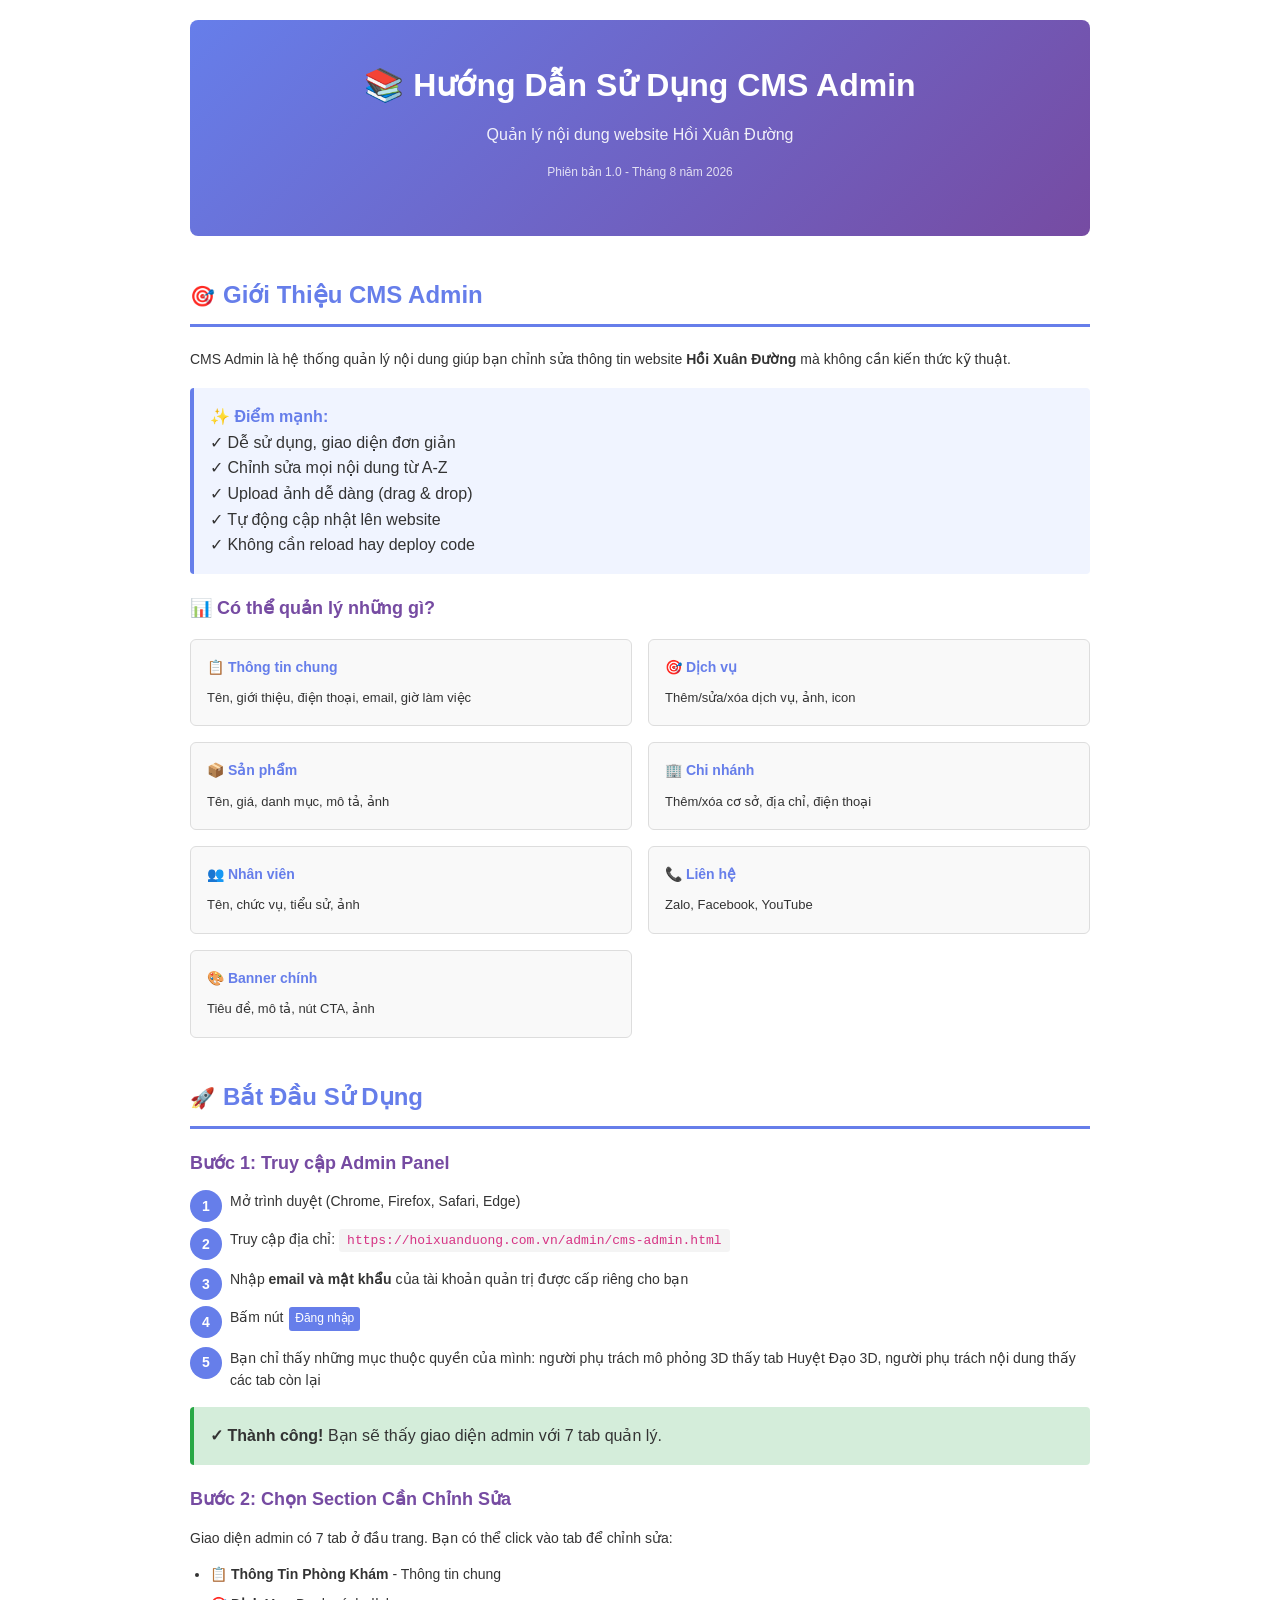
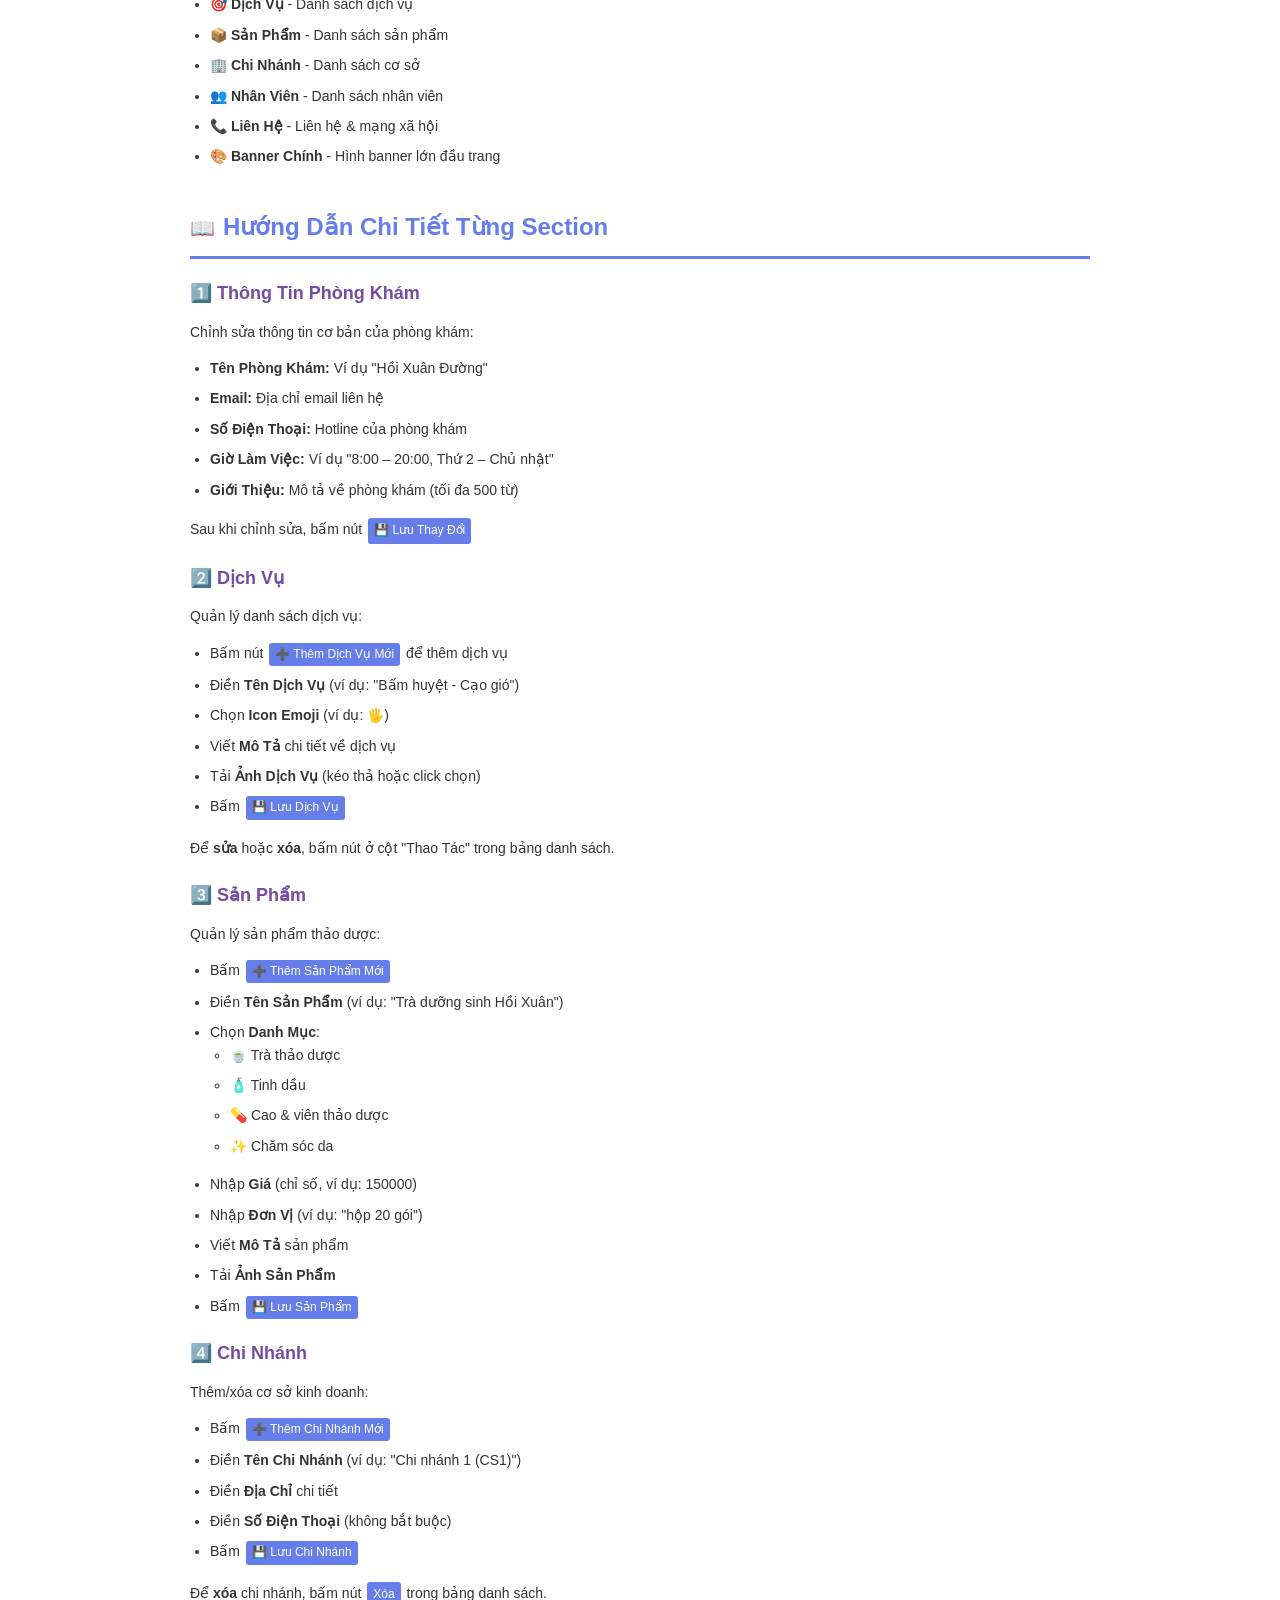
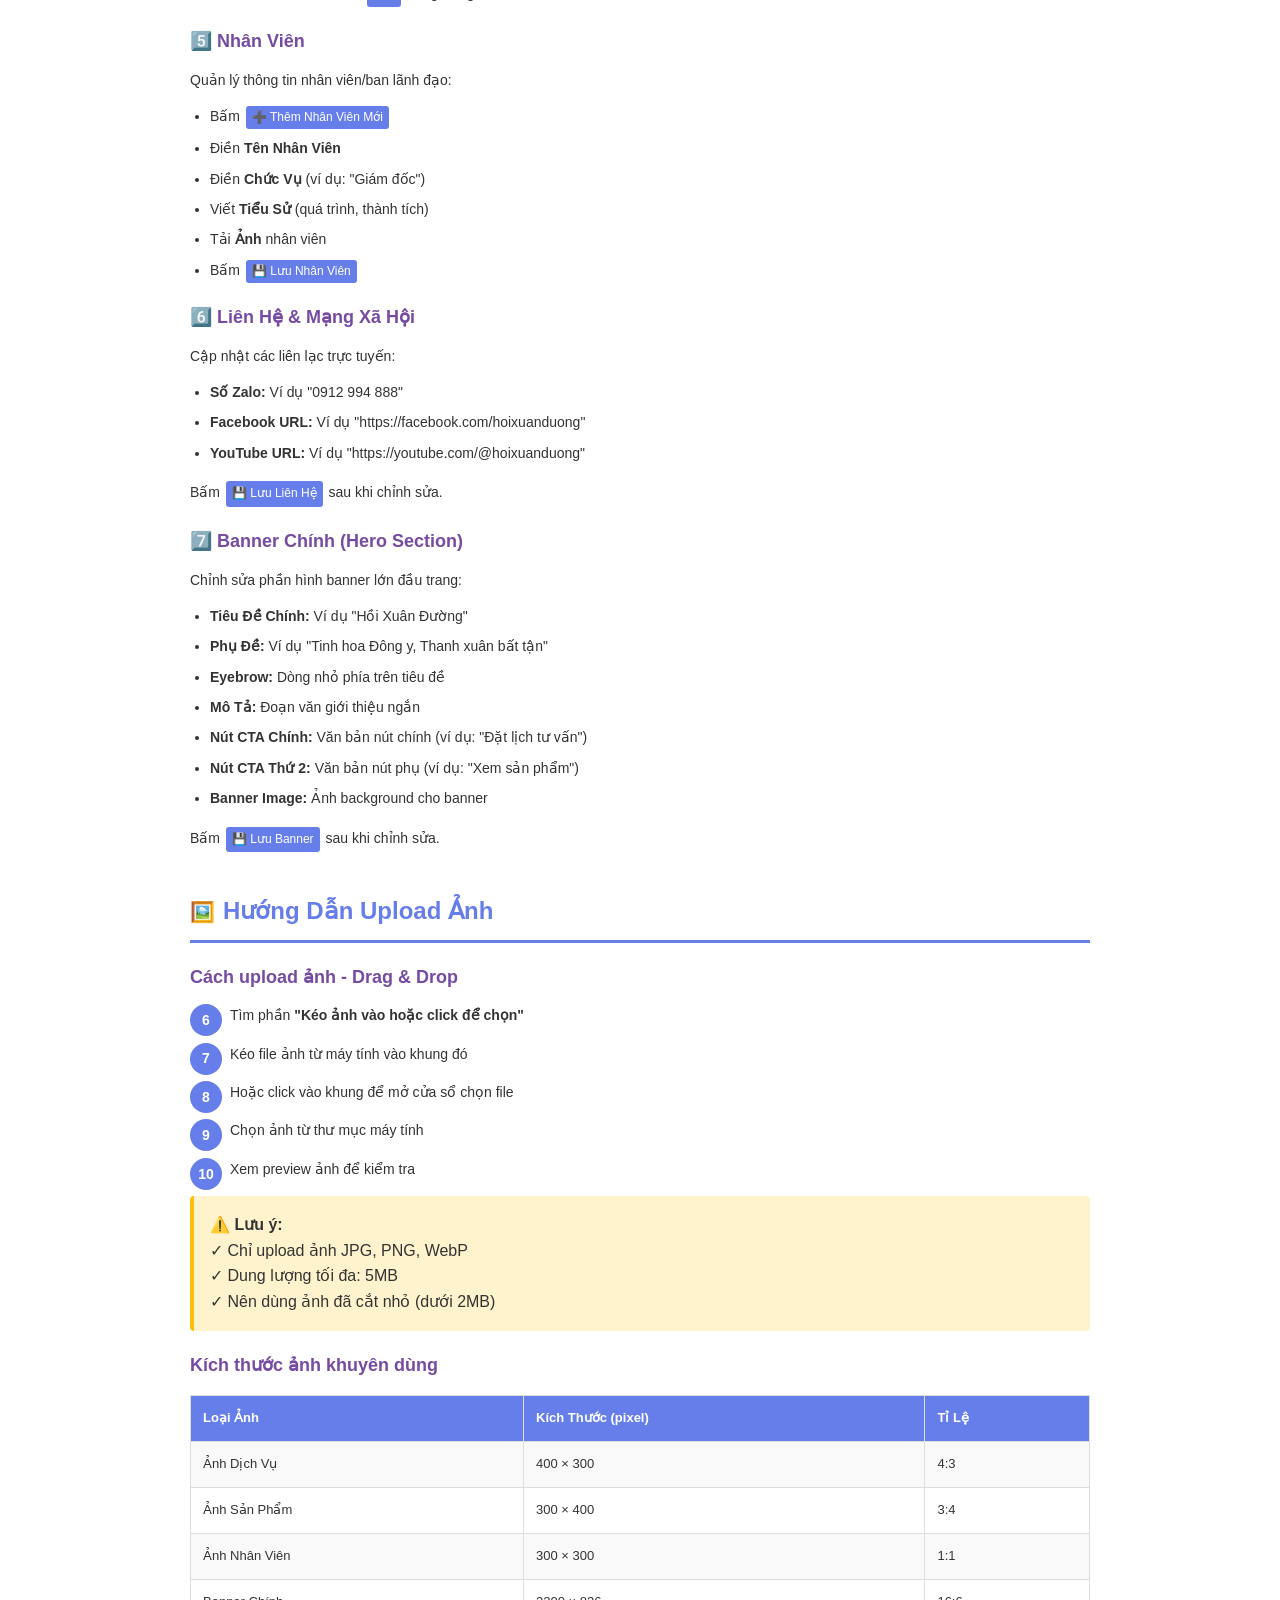
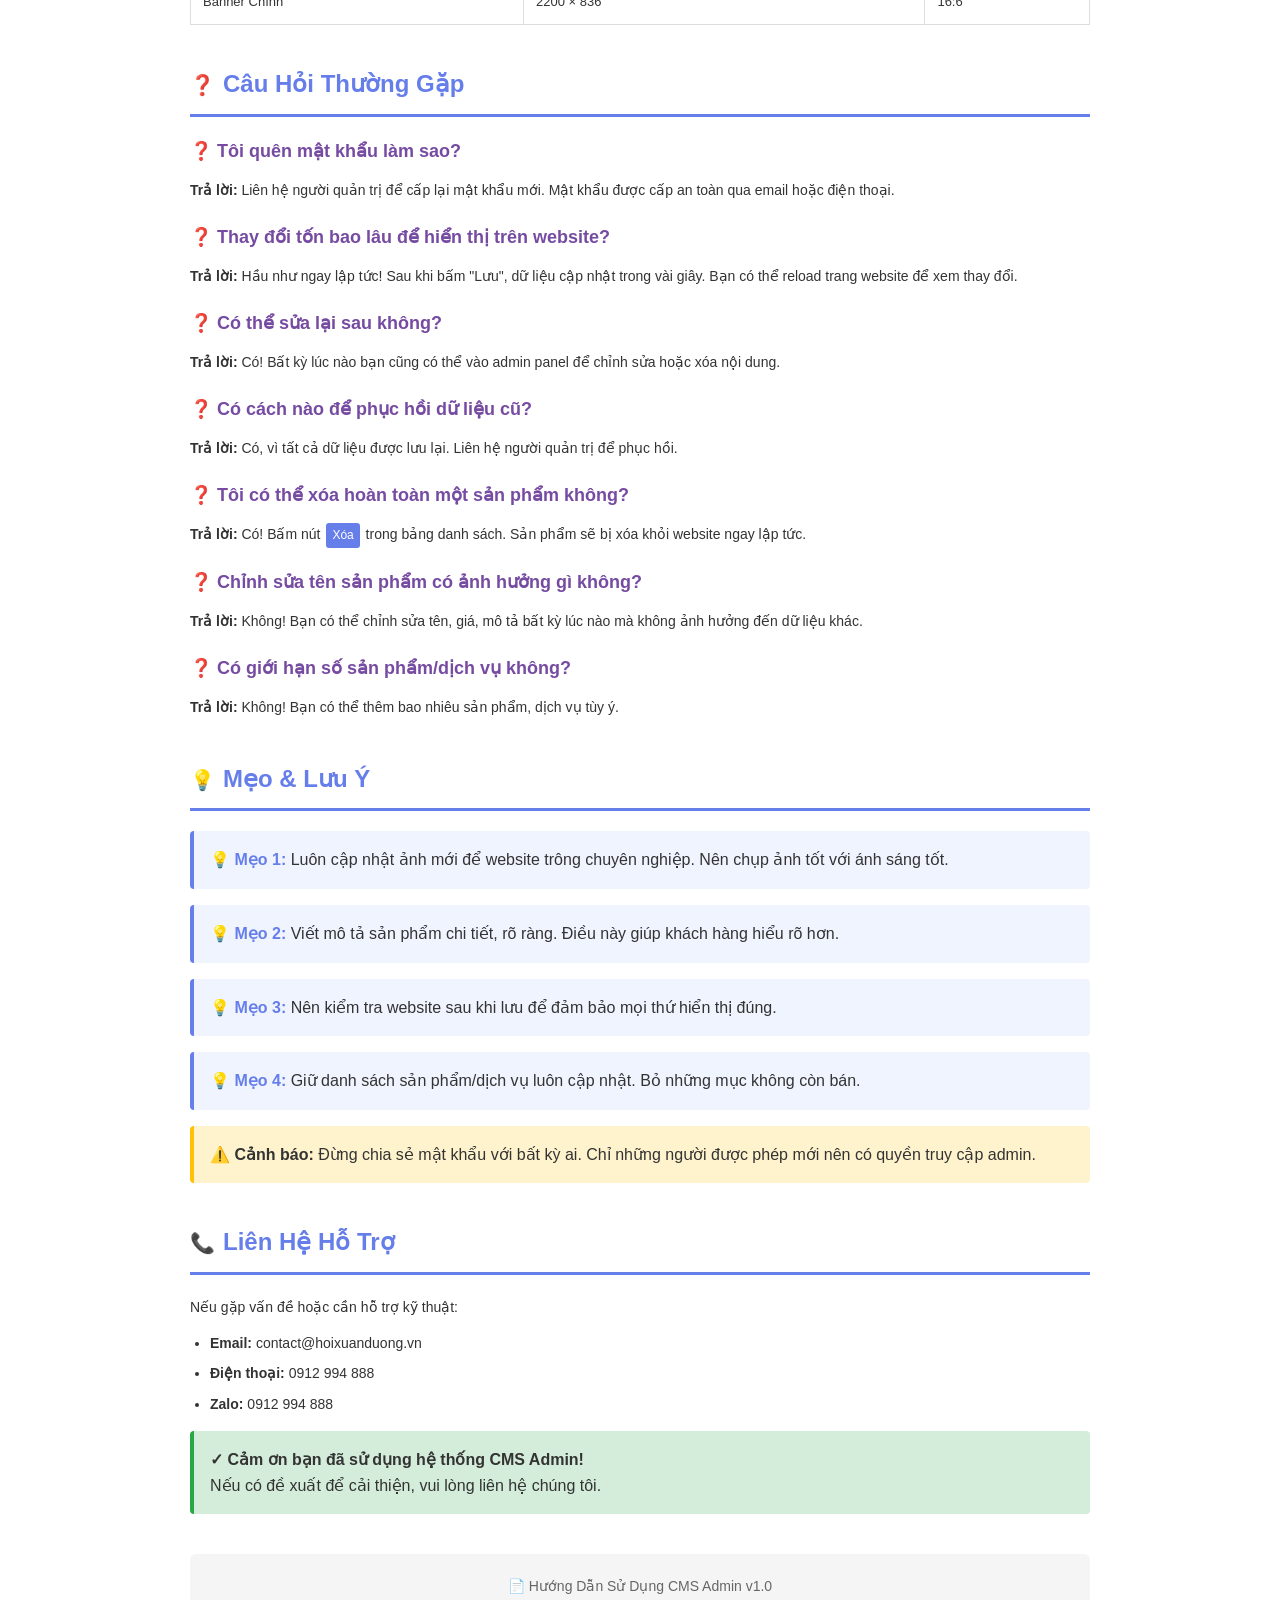
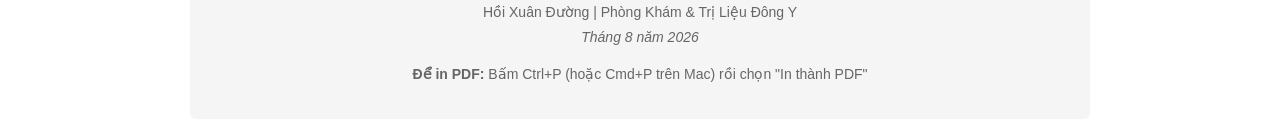
<file: admin/huong-dan-cms.html>
<!DOCTYPE html>
<html lang="vi">
<head>
  <meta charset="UTF-8">
  <meta name="viewport" content="width=device-width, initial-scale=1.0">
  <title>Hướng Dẫn Sử Dụng CMS Admin - Hồi Xuân Đường</title>
  <style>
    * { margin: 0; padding: 0; box-sizing: border-box; }

    body {
      font-family: 'Segoe UI', Tahoma, Geneva, Verdana, sans-serif;
      line-height: 1.6;
      color: #333;
      background: white;
      padding: 20px;
    }

    .container {
      max-width: 900px;
      margin: 0 auto;
      background: white;
    }

    /* HEADER */
    .header {
      background: linear-gradient(135deg, #667eea 0%, #764ba2 100%);
      color: white;
      padding: 40px 20px;
      border-radius: 8px;
      text-align: center;
      margin-bottom: 40px;
    }

    .header h1 {
      font-size: 32px;
      margin-bottom: 10px;
    }

    .header p {
      font-size: 16px;
      opacity: 0.9;
    }

    /* SECTION */
    .section {
      margin-bottom: 40px;
      page-break-inside: avoid;
    }

    .section h2 {
      color: #667eea;
      font-size: 24px;
      margin-bottom: 20px;
      border-bottom: 3px solid #667eea;
      padding-bottom: 10px;
    }

    .section h3 {
      color: #764ba2;
      font-size: 18px;
      margin-top: 20px;
      margin-bottom: 12px;
    }

    /* CONTENT */
    p {
      margin-bottom: 12px;
      font-size: 14px;
      line-height: 1.8;
    }

    ul, ol {
      margin-left: 20px;
      margin-bottom: 16px;
    }

    li {
      margin-bottom: 8px;
      font-size: 14px;
    }

    /* HIGHLIGHT BOX */
    .highlight {
      background: #f0f4ff;
      border-left: 4px solid #667eea;
      padding: 16px;
      margin: 16px 0;
      border-radius: 4px;
    }

    .highlight strong {
      color: #667eea;
    }

    .warning {
      background: #fff3cd;
      border-left: 4px solid #ffc107;
      padding: 16px;
      margin: 16px 0;
      border-radius: 4px;
    }

    .success {
      background: #d4edda;
      border-left: 4px solid #28a745;
      padding: 16px;
      margin: 16px 0;
      border-radius: 4px;
    }

    /* STEPS */
    .steps {
      list-style: none;
      margin-left: 0;
    }

    .steps li {
      margin-bottom: 16px;
      padding-left: 40px;
      position: relative;
    }

    .steps li:before {
      content: attr(data-step);
      position: absolute;
      left: 0;
      top: 0;
      background: #667eea;
      color: white;
      width: 32px;
      height: 32px;
      border-radius: 50%;
      display: flex;
      align-items: center;
      justify-content: center;
      font-weight: bold;
      font-size: 14px;
    }

    /* FEATURES GRID */
    .features {
      display: grid;
      grid-template-columns: 1fr 1fr;
      gap: 16px;
      margin: 16px 0;
    }

    .feature {
      background: #f9f9f9;
      padding: 16px;
      border-radius: 6px;
      border: 1px solid #ddd;
    }

    .feature h4 {
      color: #667eea;
      margin-bottom: 8px;
      font-size: 14px;
    }

    .feature p {
      font-size: 13px;
      margin: 0;
    }

    /* FOOTER */
    .footer {
      background: #f5f5f5;
      padding: 20px;
      border-radius: 6px;
      text-align: center;
      margin-top: 40px;
      font-size: 13px;
      color: #666;
    }

    /* TABLE */
    table {
      width: 100%;
      border-collapse: collapse;
      margin: 16px 0;
      font-size: 13px;
    }

    th, td {
      border: 1px solid #ddd;
      padding: 12px;
      text-align: left;
    }

    th {
      background: #667eea;
      color: white;
      font-weight: bold;
    }

    tr:nth-child(even) {
      background: #f9f9f9;
    }

    /* PRINT */
    @media print {
      body { padding: 0; }
      .container { padding: 0; }
      .section { page-break-inside: avoid; }
      .no-print { display: none; }
    }

    .code {
      background: #f4f4f4;
      padding: 4px 8px;
      border-radius: 3px;
      font-family: 'Courier New', monospace;
      font-size: 13px;
      color: #d63384;
    }

    .button-style {
      display: inline-block;
      background: #667eea;
      color: white;
      padding: 2px 6px;
      border-radius: 3px;
      font-size: 12px;
      font-weight: 500;
      margin: 0 2px;
    }

    .icon {
      font-size: 20px;
      margin-right: 8px;
    }

    @media (max-width: 768px) {
      .features { grid-template-columns: 1fr; }
      .header h1 { font-size: 24px; }
      .section h2 { font-size: 20px; }
    }
  </style>
</head>
<body>
  <div class="container">
    <!-- HEADER -->
    <div class="header">
      <h1>📚 Hướng Dẫn Sử Dụng CMS Admin</h1>
      <p>Quản lý nội dung website Hồi Xuân Đường</p>
      <p style="font-size: 12px; margin-top: 10px; opacity: 0.8;">Phiên bản 1.0 - Tháng 8 năm 2026</p>
    </div>

    <!-- GIỚI THIỆU -->
    <div class="section">
      <h2><span class="icon">🎯</span>Giới Thiệu CMS Admin</h2>
      <p>CMS Admin là hệ thống quản lý nội dung giúp bạn chỉnh sửa thông tin website <strong>Hồi Xuân Đường</strong> mà không cần kiến thức kỹ thuật.</p>

      <div class="highlight">
        <strong>✨ Điểm mạnh:</strong><br>
        ✓ Dễ sử dụng, giao diện đơn giản<br>
        ✓ Chỉnh sửa mọi nội dung từ A-Z<br>
        ✓ Upload ảnh dễ dàng (drag & drop)<br>
        ✓ Tự động cập nhật lên website<br>
        ✓ Không cần reload hay deploy code
      </div>

      <h3>📊 Có thể quản lý những gì?</h3>
      <div class="features">
        <div class="feature">
          <h4>📋 Thông tin chung</h4>
          <p>Tên, giới thiệu, điện thoại, email, giờ làm việc</p>
        </div>
        <div class="feature">
          <h4>🎯 Dịch vụ</h4>
          <p>Thêm/sửa/xóa dịch vụ, ảnh, icon</p>
        </div>
        <div class="feature">
          <h4>📦 Sản phẩm</h4>
          <p>Tên, giá, danh mục, mô tả, ảnh</p>
        </div>
        <div class="feature">
          <h4>🏢 Chi nhánh</h4>
          <p>Thêm/xóa cơ sở, địa chỉ, điện thoại</p>
        </div>
        <div class="feature">
          <h4>👥 Nhân viên</h4>
          <p>Tên, chức vụ, tiểu sử, ảnh</p>
        </div>
        <div class="feature">
          <h4>📞 Liên hệ</h4>
          <p>Zalo, Facebook, YouTube</p>
        </div>
        <div class="feature">
          <h4>🎨 Banner chính</h4>
          <p>Tiêu đề, mô tả, nút CTA, ảnh</p>
        </div>
      </div>
    </div>

    <!-- BẮAT ĐẦU -->
    <div class="section">
      <h2><span class="icon">🚀</span>Bắt Đầu Sử Dụng</h2>

      <h3>Bước 1: Truy cập Admin Panel</h3>
      <ol class="steps">
        <li data-step="1">Mở trình duyệt (Chrome, Firefox, Safari, Edge)</li>
        <li data-step="2">Truy cập địa chỉ: <span class="code">https://hoixuanduong.com.vn/admin/cms-admin.html</span></li>
        <li data-step="3">Nhập <strong>email và mật khẩu</strong> của tài khoản quản trị được cấp riêng cho bạn</li>
        <li data-step="4">Bấm nút <span class="button-style">Đăng nhập</span></li>
        <li data-step="5">Bạn chỉ thấy những mục thuộc quyền của mình: người phụ trách mô phỏng 3D thấy tab Huyệt Đạo 3D, người phụ trách nội dung thấy các tab còn lại</li>
      </ol>

      <div class="success">
        <strong>✓ Thành công!</strong> Bạn sẽ thấy giao diện admin với 7 tab quản lý.
      </div>

      <h3>Bước 2: Chọn Section Cần Chỉnh Sửa</h3>
      <p>Giao diện admin có 7 tab ở đầu trang. Bạn có thể click vào tab để chỉnh sửa:</p>
      <ul>
        <li>📋 <strong>Thông Tin Phòng Khám</strong> - Thông tin chung</li>
        <li>🎯 <strong>Dịch Vụ</strong> - Danh sách dịch vụ</li>
        <li>📦 <strong>Sản Phẩm</strong> - Danh sách sản phẩm</li>
        <li>🏢 <strong>Chi Nhánh</strong> - Danh sách cơ sở</li>
        <li>👥 <strong>Nhân Viên</strong> - Danh sách nhân viên</li>
        <li>📞 <strong>Liên Hệ</strong> - Liên hệ & mạng xã hội</li>
        <li>🎨 <strong>Banner Chính</strong> - Hình banner lớn đầu trang</li>
      </ul>
    </div>

    <!-- HƯỚNG DẪN CHI TIẾT -->
    <div class="section">
      <h2><span class="icon">📖</span>Hướng Dẫn Chi Tiết Từng Section</h2>

      <h3>1️⃣ Thông Tin Phòng Khám</h3>
      <p>Chỉnh sửa thông tin cơ bản của phòng khám:</p>
      <ul>
        <li><strong>Tên Phòng Khám:</strong> Ví dụ "Hồi Xuân Đường"</li>
        <li><strong>Email:</strong> Địa chỉ email liên hệ</li>
        <li><strong>Số Điện Thoại:</strong> Hotline của phòng khám</li>
        <li><strong>Giờ Làm Việc:</strong> Ví dụ "8:00 – 20:00, Thứ 2 – Chủ nhật"</li>
        <li><strong>Giới Thiệu:</strong> Mô tả về phòng khám (tối đa 500 từ)</li>
      </ul>
      <p>Sau khi chỉnh sửa, bấm nút <span class="button-style">💾 Lưu Thay Đổi</span></p>

      <h3>2️⃣ Dịch Vụ</h3>
      <p>Quản lý danh sách dịch vụ:</p>
      <ul>
        <li>Bấm nút <span class="button-style">➕ Thêm Dịch Vụ Mới</span> để thêm dịch vụ</li>
        <li>Điền <strong>Tên Dịch Vụ</strong> (ví dụ: "Bấm huyệt - Cạo gió")</li>
        <li>Chọn <strong>Icon Emoji</strong> (ví dụ: 🖐️)</li>
        <li>Viết <strong>Mô Tả</strong> chi tiết về dịch vụ</li>
        <li>Tải <strong>Ảnh Dịch Vụ</strong> (kéo thả hoặc click chọn)</li>
        <li>Bấm <span class="button-style">💾 Lưu Dịch Vụ</span></li>
      </ul>
      <p>Để <strong>sửa</strong> hoặc <strong>xóa</strong>, bấm nút ở cột "Thao Tác" trong bảng danh sách.</p>

      <h3>3️⃣ Sản Phẩm</h3>
      <p>Quản lý sản phẩm thảo dược:</p>
      <ul>
        <li>Bấm <span class="button-style">➕ Thêm Sản Phẩm Mới</span></li>
        <li>Điền <strong>Tên Sản Phẩm</strong> (ví dụ: "Trà dưỡng sinh Hồi Xuân")</li>
        <li>Chọn <strong>Danh Mục</strong>:
          <ul>
            <li>🍵 Trà thảo dược</li>
            <li>🧴 Tinh dầu</li>
            <li>💊 Cao & viên thảo dược</li>
            <li>✨ Chăm sóc da</li>
          </ul>
        </li>
        <li>Nhập <strong>Giá</strong> (chỉ số, ví dụ: 150000)</li>
        <li>Nhập <strong>Đơn Vị</strong> (ví dụ: "hộp 20 gói")</li>
        <li>Viết <strong>Mô Tả</strong> sản phẩm</li>
        <li>Tải <strong>Ảnh Sản Phẩm</strong></li>
        <li>Bấm <span class="button-style">💾 Lưu Sản Phẩm</span></li>
      </ul>

      <h3>4️⃣ Chi Nhánh</h3>
      <p>Thêm/xóa cơ sở kinh doanh:</p>
      <ul>
        <li>Bấm <span class="button-style">➕ Thêm Chi Nhánh Mới</span></li>
        <li>Điền <strong>Tên Chi Nhánh</strong> (ví dụ: "Chi nhánh 1 (CS1)")</li>
        <li>Điền <strong>Địa Chỉ</strong> chi tiết</li>
        <li>Điền <strong>Số Điện Thoại</strong> (không bắt buộc)</li>
        <li>Bấm <span class="button-style">💾 Lưu Chi Nhánh</span></li>
      </ul>
      <p>Để <strong>xóa</strong> chi nhánh, bấm nút <span class="button-style">Xóa</span> trong bảng danh sách.</p>

      <h3>5️⃣ Nhân Viên</h3>
      <p>Quản lý thông tin nhân viên/ban lãnh đạo:</p>
      <ul>
        <li>Bấm <span class="button-style">➕ Thêm Nhân Viên Mới</span></li>
        <li>Điền <strong>Tên Nhân Viên</strong></li>
        <li>Điền <strong>Chức Vụ</strong> (ví dụ: "Giám đốc")</li>
        <li>Viết <strong>Tiểu Sử</strong> (quá trình, thành tích)</li>
        <li>Tải <strong>Ảnh</strong> nhân viên</li>
        <li>Bấm <span class="button-style">💾 Lưu Nhân Viên</span></li>
      </ul>

      <h3>6️⃣ Liên Hệ & Mạng Xã Hội</h3>
      <p>Cập nhật các liên lạc trực tuyến:</p>
      <ul>
        <li><strong>Số Zalo:</strong> Ví dụ "0912 994 888"</li>
        <li><strong>Facebook URL:</strong> Ví dụ "https://facebook.com/hoixuanduong"</li>
        <li><strong>YouTube URL:</strong> Ví dụ "https://youtube.com/@hoixuanduong"</li>
      </ul>
      <p>Bấm <span class="button-style">💾 Lưu Liên Hệ</span> sau khi chỉnh sửa.</p>

      <h3>7️⃣ Banner Chính (Hero Section)</h3>
      <p>Chỉnh sửa phần hình banner lớn đầu trang:</p>
      <ul>
        <li><strong>Tiêu Đề Chính:</strong> Ví dụ "Hồi Xuân Đường"</li>
        <li><strong>Phụ Đề:</strong> Ví dụ "Tinh hoa Đông y, Thanh xuân bất tận"</li>
        <li><strong>Eyebrow:</strong> Dòng nhỏ phía trên tiêu đề</li>
        <li><strong>Mô Tả:</strong> Đoạn văn giới thiệu ngắn</li>
        <li><strong>Nút CTA Chính:</strong> Văn bản nút chính (ví dụ: "Đặt lịch tư vấn")</li>
        <li><strong>Nút CTA Thứ 2:</strong> Văn bản nút phụ (ví dụ: "Xem sản phẩm")</li>
        <li><strong>Banner Image:</strong> Ảnh background cho banner</li>
      </ul>
      <p>Bấm <span class="button-style">💾 Lưu Banner</span> sau khi chỉnh sửa.</p>
    </div>

    <!-- UPLOAD ẢNH -->
    <div class="section">
      <h2><span class="icon">🖼️</span>Hướng Dẫn Upload Ảnh</h2>

      <h3>Cách upload ảnh - Drag & Drop</h3>
      <ol class="steps">
        <li data-step="1">Tìm phần <strong>"Kéo ảnh vào hoặc click để chọn"</strong></li>
        <li data-step="2">Kéo file ảnh từ máy tính vào khung đó</li>
        <li data-step="3">Hoặc click vào khung để mở cửa sổ chọn file</li>
        <li data-step="4">Chọn ảnh từ thư mục máy tính</li>
        <li data-step="5">Xem preview ảnh để kiểm tra</li>
      </ol>

      <div class="warning">
        <strong>⚠️ Lưu ý:</strong><br>
        ✓ Chỉ upload ảnh JPG, PNG, WebP<br>
        ✓ Dung lượng tối đa: 5MB<br>
        ✓ Nên dùng ảnh đã cắt nhỏ (dưới 2MB)
      </div>

      <h3>Kích thước ảnh khuyên dùng</h3>
      <table>
        <tr>
          <th>Loại Ảnh</th>
          <th>Kích Thước (pixel)</th>
          <th>Tỉ Lệ</th>
        </tr>
        <tr>
          <td>Ảnh Dịch Vụ</td>
          <td>400 × 300</td>
          <td>4:3</td>
        </tr>
        <tr>
          <td>Ảnh Sản Phẩm</td>
          <td>300 × 400</td>
          <td>3:4</td>
        </tr>
        <tr>
          <td>Ảnh Nhân Viên</td>
          <td>300 × 300</td>
          <td>1:1</td>
        </tr>
        <tr>
          <td>Banner Chính</td>
          <td>2200 × 836</td>
          <td>16:6</td>
        </tr>
      </table>
    </div>

    <!-- LỖI THƯỜNG GẶP -->
    <div class="section">
      <h2><span class="icon">❓</span>Câu Hỏi Thường Gặp</h2>

      <h3>❓ Tôi quên mật khẩu làm sao?</h3>
      <p><strong>Trả lời:</strong> Liên hệ người quản trị để cấp lại mật khẩu mới. Mật khẩu được cấp an toàn qua email hoặc điện thoại.</p>

      <h3>❓ Thay đổi tốn bao lâu để hiển thị trên website?</h3>
      <p><strong>Trả lời:</strong> Hầu như ngay lập tức! Sau khi bấm "Lưu", dữ liệu cập nhật trong vài giây. Bạn có thể reload trang website để xem thay đổi.</p>

      <h3>❓ Có thể sửa lại sau không?</h3>
      <p><strong>Trả lời:</strong> Có! Bất kỳ lúc nào bạn cũng có thể vào admin panel để chỉnh sửa hoặc xóa nội dung.</p>

      <h3>❓ Có cách nào để phục hồi dữ liệu cũ?</h3>
      <p><strong>Trả lời:</strong> Có, vì tất cả dữ liệu được lưu lại. Liên hệ người quản trị để phục hồi.</p>

      <h3>❓ Tôi có thể xóa hoàn toàn một sản phẩm không?</h3>
      <p><strong>Trả lời:</strong> Có! Bấm nút <span class="button-style">Xóa</span> trong bảng danh sách. Sản phẩm sẽ bị xóa khỏi website ngay lập tức.</p>

      <h3>❓ Chỉnh sửa tên sản phẩm có ảnh hưởng gì không?</h3>
      <p><strong>Trả lời:</strong> Không! Bạn có thể chỉnh sửa tên, giá, mô tả bất kỳ lúc nào mà không ảnh hưởng đến dữ liệu khác.</p>

      <h3>❓ Có giới hạn số sản phẩm/dịch vụ không?</h3>
      <p><strong>Trả lời:</strong> Không! Bạn có thể thêm bao nhiêu sản phẩm, dịch vụ tùy ý.</p>
    </div>

    <!-- TIPS -->
    <div class="section">
      <h2><span class="icon">💡</span>Mẹo & Lưu Ý</h2>

      <div class="highlight">
        <strong>💡 Mẹo 1:</strong> Luôn cập nhật ảnh mới để website trông chuyên nghiệp. Nên chụp ảnh tốt với ánh sáng tốt.
      </div>

      <div class="highlight">
        <strong>💡 Mẹo 2:</strong> Viết mô tả sản phẩm chi tiết, rõ ràng. Điều này giúp khách hàng hiểu rõ hơn.
      </div>

      <div class="highlight">
        <strong>💡 Mẹo 3:</strong> Nên kiểm tra website sau khi lưu để đảm bảo mọi thứ hiển thị đúng.
      </div>

      <div class="highlight">
        <strong>💡 Mẹo 4:</strong> Giữ danh sách sản phẩm/dịch vụ luôn cập nhật. Bỏ những mục không còn bán.
      </div>

      <div class="warning">
        <strong>⚠️ Cảnh báo:</strong> Đừng chia sẻ mật khẩu với bất kỳ ai. Chỉ những người được phép mới nên có quyền truy cập admin.
      </div>
    </div>

    <!-- LIÊN HỆ -->
    <div class="section">
      <h2><span class="icon">📞</span>Liên Hệ Hỗ Trợ</h2>

      <p>Nếu gặp vấn đề hoặc cần hỗ trợ kỹ thuật:</p>

      <ul>
        <li><strong>Email:</strong> contact@hoixuanduong.vn</li>
        <li><strong>Điện thoại:</strong> 0912 994 888</li>
        <li><strong>Zalo:</strong> 0912 994 888</li>
      </ul>

      <div class="success">
        <strong>✓ Cảm ơn bạn đã sử dụng hệ thống CMS Admin!</strong><br>
        Nếu có đề xuất để cải thiện, vui lòng liên hệ chúng tôi.
      </div>
    </div>

    <!-- FOOTER -->
    <div class="footer">
      <p>📄 Hướng Dẫn Sử Dụng CMS Admin v1.0<br>
      Hồi Xuân Đường | Phòng Khám & Trị Liệu Đông Y<br>
      <em>Tháng 8 năm 2026</em></p>
      <p style="margin-top: 10px;"><strong>Để in PDF:</strong> Bấm Ctrl+P (hoặc Cmd+P trên Mac) rồi chọn "In thành PDF"</p>
    </div>
  </div>

  <script>
    // Highlight steps
    document.querySelectorAll('.steps li').forEach((li, index) => {
      li.setAttribute('data-step', index + 1);
    });
  </script>
</body>
</html>
</file>
